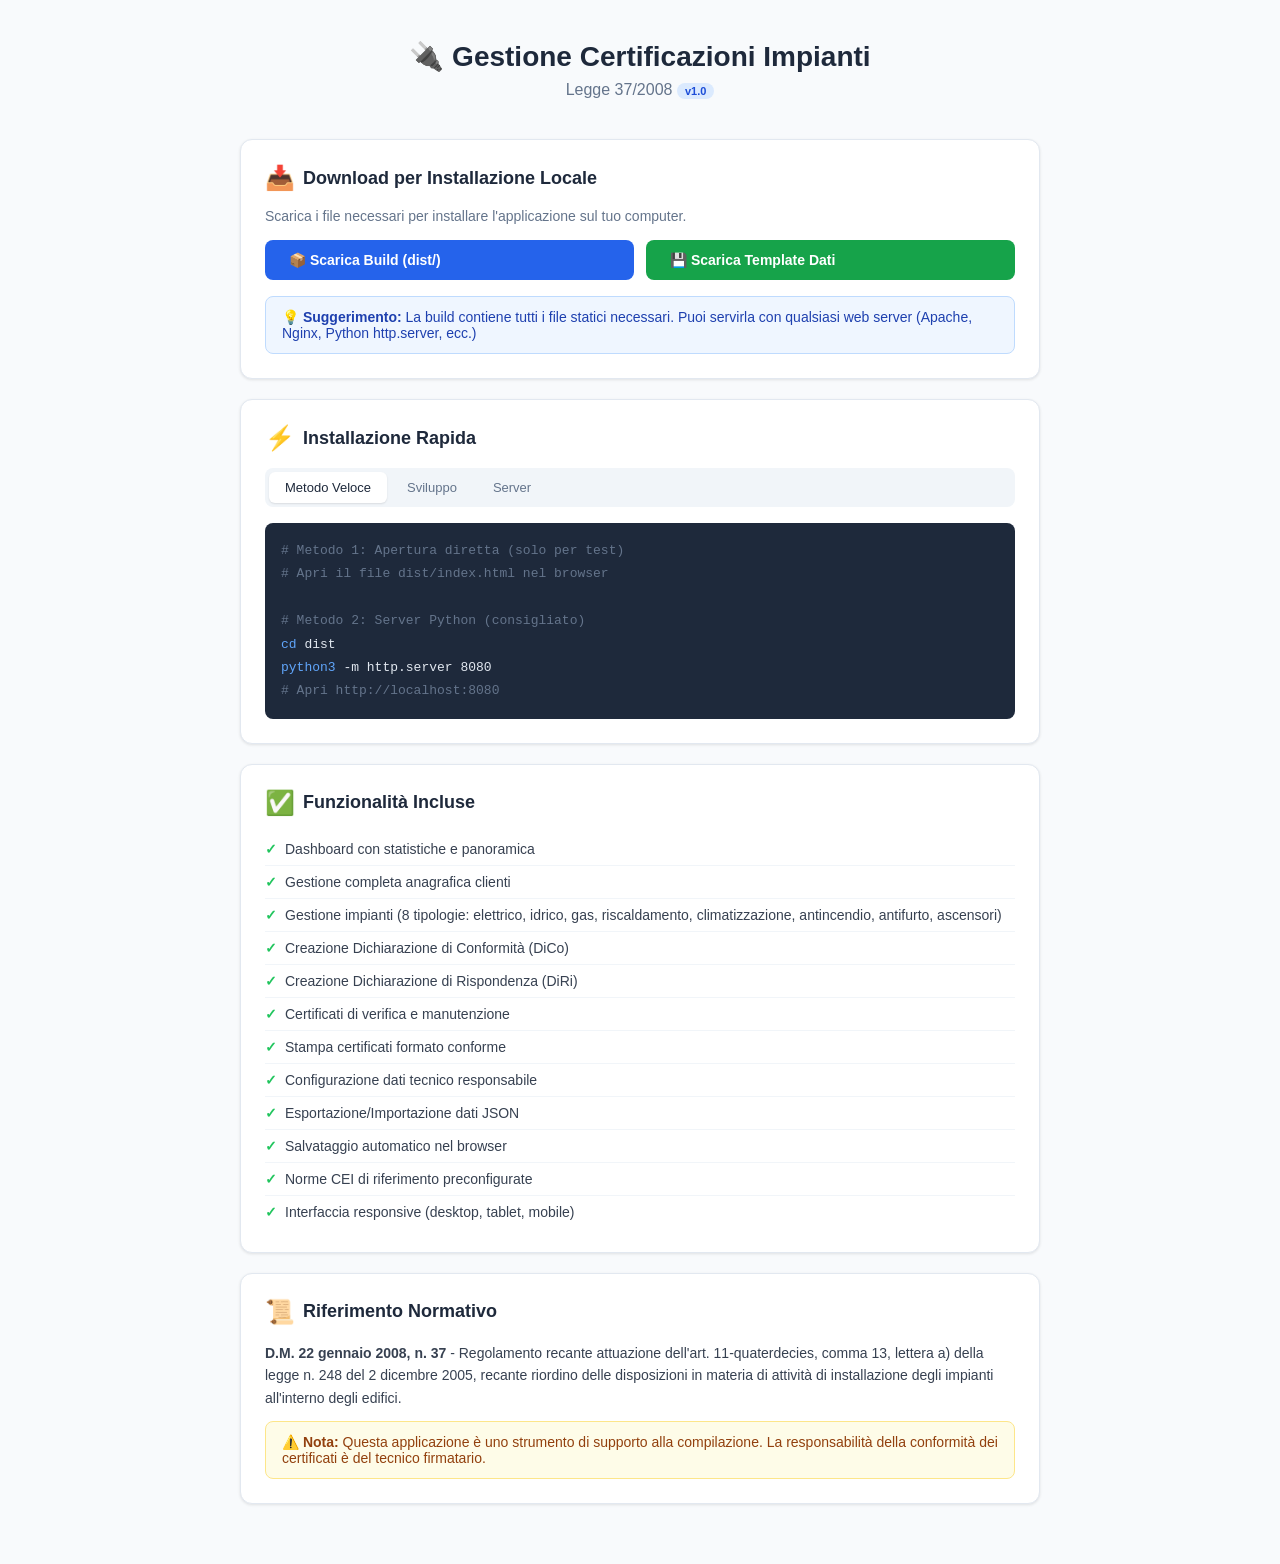
<file: public/download.html>
<!DOCTYPE html>
<html lang="it">
<head>
    <meta charset="UTF-8">
    <meta name="viewport" content="width=device-width, initial-scale=1.0">
    <title>Certificazioni Impianti - Download Pacchetto</title>
    <style>
        * { margin: 0; padding: 0; box-sizing: border-box; }
        body { font-family: -apple-system, BlinkMacSystemFont, 'Segoe UI', Roboto, sans-serif; background: #f8fafc; min-height: 100vh; padding: 40px 20px; }
        .container { max-width: 800px; margin: 0 auto; }
        .header { text-align: center; margin-bottom: 40px; }
        .header h1 { color: #1e293b; font-size: 28px; margin-bottom: 8px; }
        .header p { color: #64748b; font-size: 16px; }
        .card { background: white; border-radius: 12px; padding: 24px; margin-bottom: 20px; box-shadow: 0 1px 3px rgba(0,0,0,0.1); border: 1px solid #e2e8f0; }
        .card h2 { color: #1e293b; font-size: 18px; margin-bottom: 16px; display: flex; align-items: center; gap: 8px; }
        .card h2 .emoji { font-size: 24px; }
        .btn { display: inline-flex; align-items: center; gap: 8px; padding: 12px 24px; border-radius: 8px; font-weight: 600; font-size: 14px; cursor: pointer; border: none; transition: all 0.2s; text-decoration: none; }
        .btn-primary { background: #2563eb; color: white; }
        .btn-primary:hover { background: #1d4ed8; }
        .btn-success { background: #16a34a; color: white; }
        .btn-success:hover { background: #15803d; }
        .btn-outline { background: white; color: #374151; border: 1px solid #d1d5db; }
        .btn-outline:hover { background: #f9fafb; }
        .code { background: #1e293b; color: #e2e8f0; padding: 16px; border-radius: 8px; font-family: 'Monaco', 'Menlo', monospace; font-size: 13px; line-height: 1.8; overflow-x: auto; }
        .code .comment { color: #64748b; }
        .code .cmd { color: #60a5fa; }
        .code .string { color: #34d399; }
        .grid-2 { display: grid; grid-template-columns: 1fr 1fr; gap: 12px; }
        @media (max-width: 640px) { .grid-2 { grid-template-columns: 1fr; } }
        .feature-list { list-style: none; }
        .feature-list li { padding: 8px 0; display: flex; align-items: center; gap: 8px; color: #374151; font-size: 14px; border-bottom: 1px solid #f1f5f9; }
        .feature-list li:last-child { border-bottom: none; }
        .feature-list .check { color: #22c55e; font-weight: bold; }
        .alert { padding: 12px 16px; border-radius: 8px; font-size: 14px; margin-top: 12px; }
        .alert-info { background: #eff6ff; border: 1px solid #bfdbfe; color: #1e40af; }
        .alert-warning { background: #fefce8; border: 1px solid #fde68a; color: #92400e; }
        .tabs { display: flex; gap: 4px; margin-bottom: 16px; background: #f1f5f9; padding: 4px; border-radius: 8px; }
        .tab { padding: 8px 16px; border-radius: 6px; font-size: 13px; font-weight: 500; cursor: pointer; border: none; background: transparent; color: #64748b; }
        .tab.active { background: white; color: #1e293b; box-shadow: 0 1px 2px rgba(0,0,0,0.1); }
        .tab-content { display: none; }
        .tab-content.active { display: block; }
        .version-badge { display: inline-block; background: #dbeafe; color: #1d4ed8; padding: 2px 8px; border-radius: 12px; font-size: 11px; font-weight: 600; }
    </style>
</head>
<body>
    <div class="container">
        <div class="header">
            <h1>🔌 Gestione Certificazioni Impianti</h1>
            <p>Legge 37/2008 <span class="version-badge">v1.0</span></p>
        </div>

        <div class="card">
            <h2><span class="emoji">📥</span> Download per Installazione Locale</h2>
            <p style="color: #64748b; font-size: 14px; margin-bottom: 16px;">
                Scarica i file necessari per installare l'applicazione sul tuo computer.
            </p>
            <div class="grid-2">
                <button class="btn btn-primary" onclick="downloadBuild()">
                    📦 Scarica Build (dist/)
                </button>
                <button class="btn btn-success" onclick="downloadJSON()">
                    💾 Scarica Template Dati
                </button>
            </div>
            <div class="alert alert-info" style="margin-top: 16px;">
                <strong>💡 Suggerimento:</strong> La build contiene tutti i file statici necessari. 
                Puoi servirla con qualsiasi web server (Apache, Nginx, Python http.server, ecc.)
            </div>
        </div>

        <div class="card">
            <h2><span class="emoji">⚡</span> Installazione Rapida</h2>
            <div class="tabs">
                <button class="tab active" onclick="switchTab('quick')">Metodo Veloce</button>
                <button class="tab" onclick="switchTab('dev')">Sviluppo</button>
                <button class="tab" onclick="switchTab('server')">Server</button>
            </div>
            
            <div id="tab-quick" class="tab-content active">
                <div class="code">
                    <span class="comment"># Metodo 1: Apertura diretta (solo per test)</span><br>
                    <span class="comment"># Apri il file dist/index.html nel browser</span><br><br>
                    <span class="comment"># Metodo 2: Server Python (consigliato)</span><br>
                    <span class="cmd">cd</span> dist<br>
                    <span class="cmd">python3</span> -m http.server 8080<br>
                    <span class="comment"># Apri http://localhost:8080</span>
                </div>
            </div>

            <div id="tab-dev" class="tab-content">
                <div class="code">
                    <span class="comment"># Clona o estrai il progetto</span><br>
                    <span class="cmd">cd</span> progetto-certificazioni<br><br>
                    <span class="comment"># Installa le dipendenze</span><br>
                    <span class="cmd">npm</span> install<br><br>
                    <span class="comment"># Avvia in modalità sviluppo</span><br>
                    <span class="cmd">npm</span> run dev<br>
                    <span class="comment"># Apri http://localhost:5173</span><br><br>
                    <span class="comment"># Build di produzione</span><br>
                    <span class="cmd">npm</span> run build
                </div>
            </div>

            <div id="tab-server" class="tab-content">
                <div class="code">
                    <span class="comment"># Node.js</span><br>
                    <span class="cmd">npx</span> serve dist -p 3000<br><br>
                    <span class="comment"># PHP</span><br>
                    <span class="cmd">php</span> -S localhost:8080 -t dist<br><br>
                    <span class="comment"># Python 3</span><br>
                    <span class="cmd">python3</span> -m http.server 8080 -d dist<br><br>
                    <span class="comment"># Apache/Nginx: punta DocumentRoot alla cartella dist/</span>
                </div>
            </div>
        </div>

        <div class="card">
            <h2><span class="emoji">✅</span> Funzionalità Incluse</h2>
            <ul class="feature-list">
                <li><span class="check">✓</span> Dashboard con statistiche e panoramica</li>
                <li><span class="check">✓</span> Gestione completa anagrafica clienti</li>
                <li><span class="check">✓</span> Gestione impianti (8 tipologie: elettrico, idrico, gas, riscaldamento, climatizzazione, antincendio, antifurto, ascensori)</li>
                <li><span class="check">✓</span> Creazione Dichiarazione di Conformità (DiCo)</li>
                <li><span class="check">✓</span> Creazione Dichiarazione di Rispondenza (DiRi)</li>
                <li><span class="check">✓</span> Certificati di verifica e manutenzione</li>
                <li><span class="check">✓</span> Stampa certificati formato conforme</li>
                <li><span class="check">✓</span> Configurazione dati tecnico responsabile</li>
                <li><span class="check">✓</span> Esportazione/Importazione dati JSON</li>
                <li><span class="check">✓</span> Salvataggio automatico nel browser</li>
                <li><span class="check">✓</span> Norme CEI di riferimento preconfigurate</li>
                <li><span class="check">✓</span> Interfaccia responsive (desktop, tablet, mobile)</li>
            </ul>
        </div>

        <div class="card">
            <h2><span class="emoji">📜</span> Riferimento Normativo</h2>
            <p style="color: #374151; font-size: 14px; line-height: 1.6;">
                <strong>D.M. 22 gennaio 2008, n. 37</strong> - Regolamento recante attuazione dell'art. 11-quaterdecies, 
                comma 13, lettera a) della legge n. 248 del 2 dicembre 2005, recante riordino delle disposizioni 
                in materia di attività di installazione degli impianti all'interno degli edifici.
            </p>
            <div class="alert alert-warning" style="margin-top: 12px;">
                <strong>⚠️ Nota:</strong> Questa applicazione è uno strumento di supporto alla compilazione. 
                La responsabilità della conformità dei certificati è del tecnico firmatario.
            </div>
        </div>
    </div>

    <script>
        function switchTab(tab) {
            document.querySelectorAll('.tab').forEach(t => t.classList.remove('active'));
            document.querySelectorAll('.tab-content').forEach(t => t.classList.remove('active'));
            event.target.classList.add('active');
            document.getElementById('tab-' + tab).classList.add('active');
        }

        function downloadJSON() {
            const template = {
                clienti: [],
                impianti: [],
                certificati: [],
                tecnico: null
            };
            const blob = new Blob([JSON.stringify(template, null, 2)], { type: 'application/json' });
            const url = URL.createObjectURL(blob);
            const a = document.createElement('a');
            a.href = url;
            a.download = 'template_dati_certificazioni.json';
            a.click();
            URL.revokeObjectURL(url);
        }

        function downloadBuild() {
            alert('Per scaricare la build completa, comprimere la cartella "dist/" in un file ZIP.\n\nPuoi anche usare il comando:\n\n• Windows: Tasto destro sulla cartella dist > Invia a > Cartella compressa\n• Mac: Tasto destro sulla cartella dist > Comprimi\n• Linux: zip -r build.zip dist/');
        }
    </script>
</body>
</html>
</file>
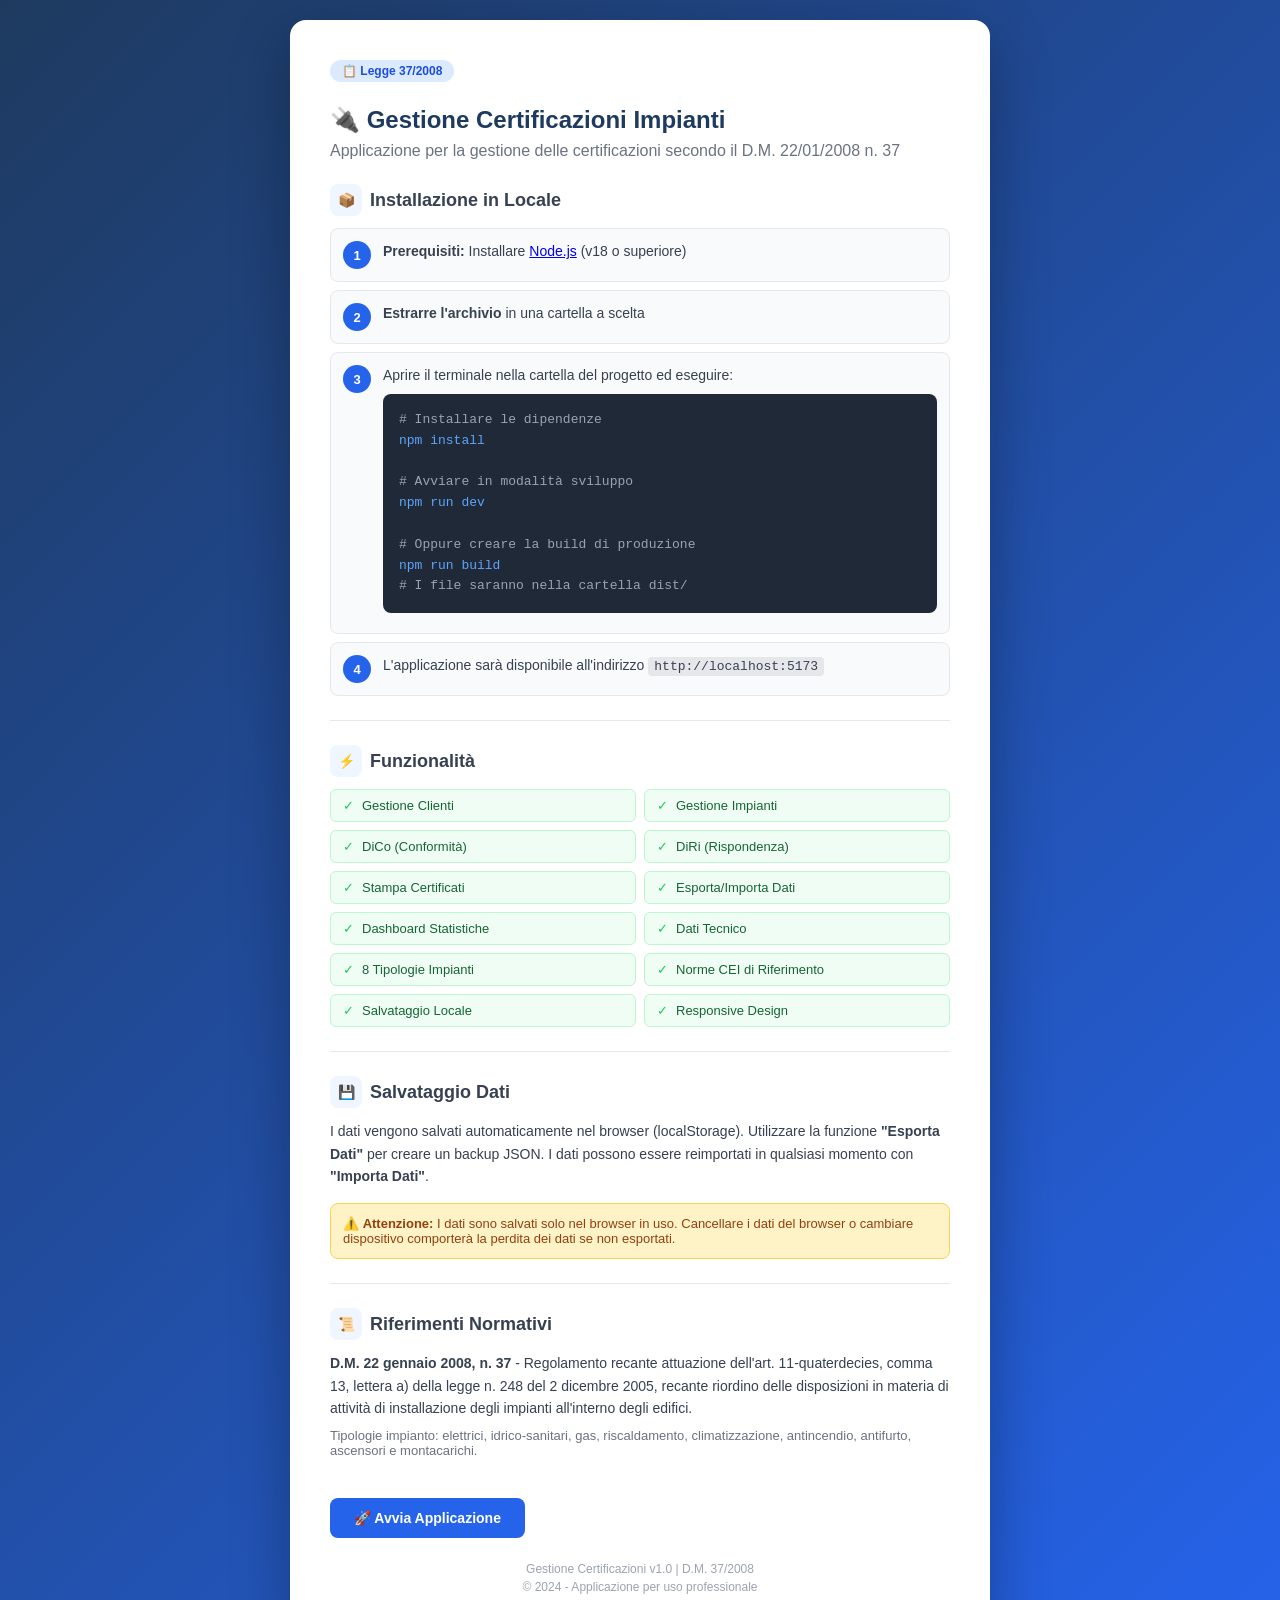
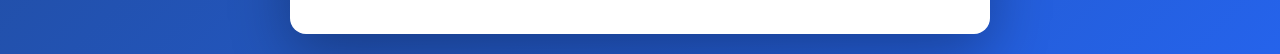
<file: public/installazione.html>
<!DOCTYPE html>
<html lang="it">
<head>
    <meta charset="UTF-8">
    <meta name="viewport" content="width=device-width, initial-scale=1.0">
    <title>Installazione Locale - Certificazioni 37/2008</title>
    <style>
        * { margin: 0; padding: 0; box-sizing: border-box; }
        body { font-family: -apple-system, BlinkMacSystemFont, 'Segoe UI', Roboto, sans-serif; background: linear-gradient(135deg, #1e3a5f 0%, #2563eb 100%); min-height: 100vh; display: flex; align-items: center; justify-content: center; padding: 20px; }
        .container { background: white; border-radius: 16px; padding: 40px; max-width: 700px; width: 100%; box-shadow: 0 20px 60px rgba(0,0,0,0.3); }
        h1 { color: #1e3a5f; font-size: 24px; margin-bottom: 8px; }
        .subtitle { color: #6b7280; margin-bottom: 24px; }
        .badge { display: inline-block; background: #dbeafe; color: #1d4ed8; padding: 4px 12px; border-radius: 20px; font-size: 12px; font-weight: 600; margin-bottom: 24px; }
        .section { margin-bottom: 24px; }
        .section h2 { color: #374151; font-size: 18px; margin-bottom: 12px; display: flex; align-items: center; gap: 8px; }
        .section h2 .icon { width: 32px; height: 32px; background: #eff6ff; border-radius: 8px; display: flex; align-items: center; justify-content: center; font-size: 14px; }
        .step { display: flex; gap: 12px; padding: 12px; background: #f9fafb; border-radius: 8px; margin-bottom: 8px; border: 1px solid #e5e7eb; }
        .step-num { width: 28px; height: 28px; background: #2563eb; color: white; border-radius: 50%; display: flex; align-items: center; justify-content: center; font-size: 13px; font-weight: bold; flex-shrink: 0; }
        .step-content { flex: 1; }
        .step-content p { color: #374151; font-size: 14px; line-height: 1.5; }
        .step-content code { background: #e5e7eb; padding: 2px 6px; border-radius: 4px; font-size: 13px; font-family: monospace; }
        .code-block { background: #1f2937; color: #e5e7eb; padding: 16px; border-radius: 8px; font-family: monospace; font-size: 13px; overflow-x: auto; margin: 8px 0; line-height: 1.6; }
        .code-block .comment { color: #9ca3af; }
        .code-block .cmd { color: #60a5fa; }
        .features { display: grid; grid-template-columns: 1fr 1fr; gap: 8px; margin-top: 12px; }
        .feature { display: flex; align-items: center; gap: 8px; padding: 8px 12px; background: #f0fdf4; border-radius: 6px; border: 1px solid #bbf7d0; font-size: 13px; color: #166534; }
        .feature .check { color: #22c55e; }
        .warning { background: #fef3c7; border: 1px solid #fcd34d; border-radius: 8px; padding: 12px; margin-top: 16px; }
        .warning p { color: #92400e; font-size: 13px; }
        .btn { display: inline-flex; align-items: center; gap: 8px; background: #2563eb; color: white; padding: 12px 24px; border-radius: 8px; text-decoration: none; font-weight: 600; font-size: 14px; margin-top: 16px; transition: background 0.2s; }
        .btn:hover { background: #1d4ed8; }
        .divider { height: 1px; background: #e5e7eb; margin: 24px 0; }
        .footer { text-align: center; color: #9ca3af; font-size: 12px; margin-top: 24px; }
    </style>
</head>
<body>
    <div class="container">
        <span class="badge">📋 Legge 37/2008</span>
        <h1>🔌 Gestione Certificazioni Impianti</h1>
        <p class="subtitle">Applicazione per la gestione delle certificazioni secondo il D.M. 22/01/2008 n. 37</p>

        <div class="section">
            <h2><span class="icon">📦</span> Installazione in Locale</h2>
            
            <div class="step">
                <div class="step-num">1</div>
                <div class="step-content">
                    <p><strong>Prerequisiti:</strong> Installare <a href="https://nodejs.org" target="_blank">Node.js</a> (v18 o superiore)</p>
                </div>
            </div>

            <div class="step">
                <div class="step-num">2</div>
                <div class="step-content">
                    <p><strong>Estrarre l'archivio</strong> in una cartella a scelta</p>
                </div>
            </div>

            <div class="step">
                <div class="step-num">3</div>
                <div class="step-content">
                    <p>Aprire il terminale nella cartella del progetto ed eseguire:</p>
                    <div class="code-block">
                        <span class="comment"># Installare le dipendenze</span><br>
                        <span class="cmd">npm install</span><br><br>
                        <span class="comment"># Avviare in modalità sviluppo</span><br>
                        <span class="cmd">npm run dev</span><br><br>
                        <span class="comment"># Oppure creare la build di produzione</span><br>
                        <span class="cmd">npm run build</span><br>
                        <span class="comment"># I file saranno nella cartella dist/</span>
                    </div>
                </div>
            </div>

            <div class="step">
                <div class="step-num">4</div>
                <div class="step-content">
                    <p>L'applicazione sarà disponibile all'indirizzo <code>http://localhost:5173</code></p>
                </div>
            </div>
        </div>

        <div class="divider"></div>

        <div class="section">
            <h2><span class="icon">⚡</span> Funzionalità</h2>
            <div class="features">
                <div class="feature"><span class="check">✓</span> Gestione Clienti</div>
                <div class="feature"><span class="check">✓</span> Gestione Impianti</div>
                <div class="feature"><span class="check">✓</span> DiCo (Conformità)</div>
                <div class="feature"><span class="check">✓</span> DiRi (Rispondenza)</div>
                <div class="feature"><span class="check">✓</span> Stampa Certificati</div>
                <div class="feature"><span class="check">✓</span> Esporta/Importa Dati</div>
                <div class="feature"><span class="check">✓</span> Dashboard Statistiche</div>
                <div class="feature"><span class="check">✓</span> Dati Tecnico</div>
                <div class="feature"><span class="check">✓</span> 8 Tipologie Impianti</div>
                <div class="feature"><span class="check">✓</span> Norme CEI di Riferimento</div>
                <div class="feature"><span class="check">✓</span> Salvataggio Locale</div>
                <div class="feature"><span class="check">✓</span> Responsive Design</div>
            </div>
        </div>

        <div class="divider"></div>

        <div class="section">
            <h2><span class="icon">💾</span> Salvataggio Dati</h2>
            <p style="color: #374151; font-size: 14px; line-height: 1.6;">
                I dati vengono salvati automaticamente nel browser (localStorage). 
                Utilizzare la funzione <strong>"Esporta Dati"</strong> per creare un backup JSON.
                I dati possono essere reimportati in qualsiasi momento con <strong>"Importa Dati"</strong>.
            </p>
            <div class="warning">
                <p>⚠️ <strong>Attenzione:</strong> I dati sono salvati solo nel browser in uso. 
                Cancellare i dati del browser o cambiare dispositivo comporterà la perdita dei dati se non esportati.</p>
            </div>
        </div>

        <div class="divider"></div>

        <div class="section">
            <h2><span class="icon">📜</span> Riferimenti Normativi</h2>
            <p style="color: #374151; font-size: 14px; line-height: 1.6;">
                <strong>D.M. 22 gennaio 2008, n. 37</strong> - Regolamento recante attuazione dell'art. 11-quaterdecies, 
                comma 13, lettera a) della legge n. 248 del 2 dicembre 2005, recante riordino delle disposizioni 
                in materia di attività di installazione degli impianti all'interno degli edifici.
            </p>
            <p style="color: #6b7280; font-size: 13px; margin-top: 8px;">
                Tipologie impianto: elettrici, idrico-sanitari, gas, riscaldamento, climatizzazione, 
                antincendio, antifurto, ascensori e montacarichi.
            </p>
        </div>

        <a href="/" class="btn">🚀 Avvia Applicazione</a>

        <div class="footer">
            <p>Gestione Certificazioni v1.0 | D.M. 37/2008</p>
            <p style="margin-top: 4px;">© 2024 - Applicazione per uso professionale</p>
        </div>
    </div>
</body>
</html>
</file>
